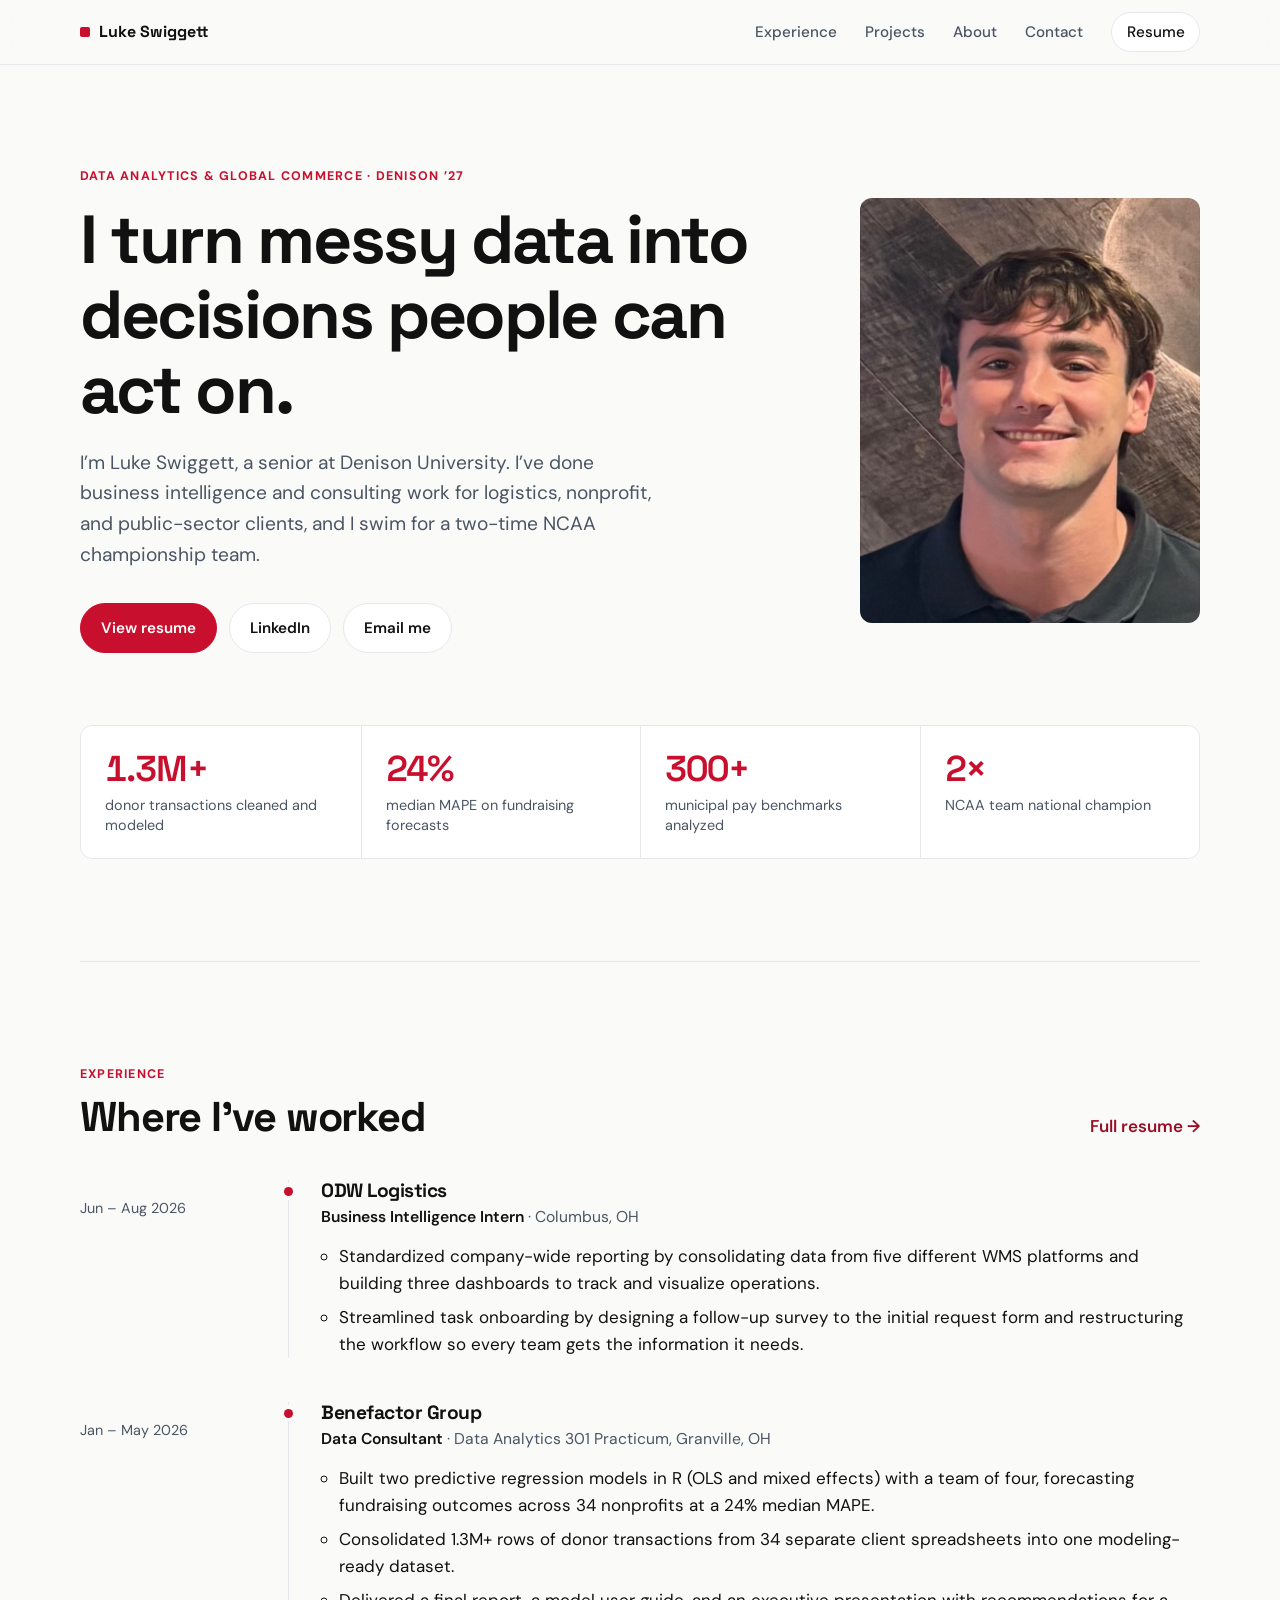
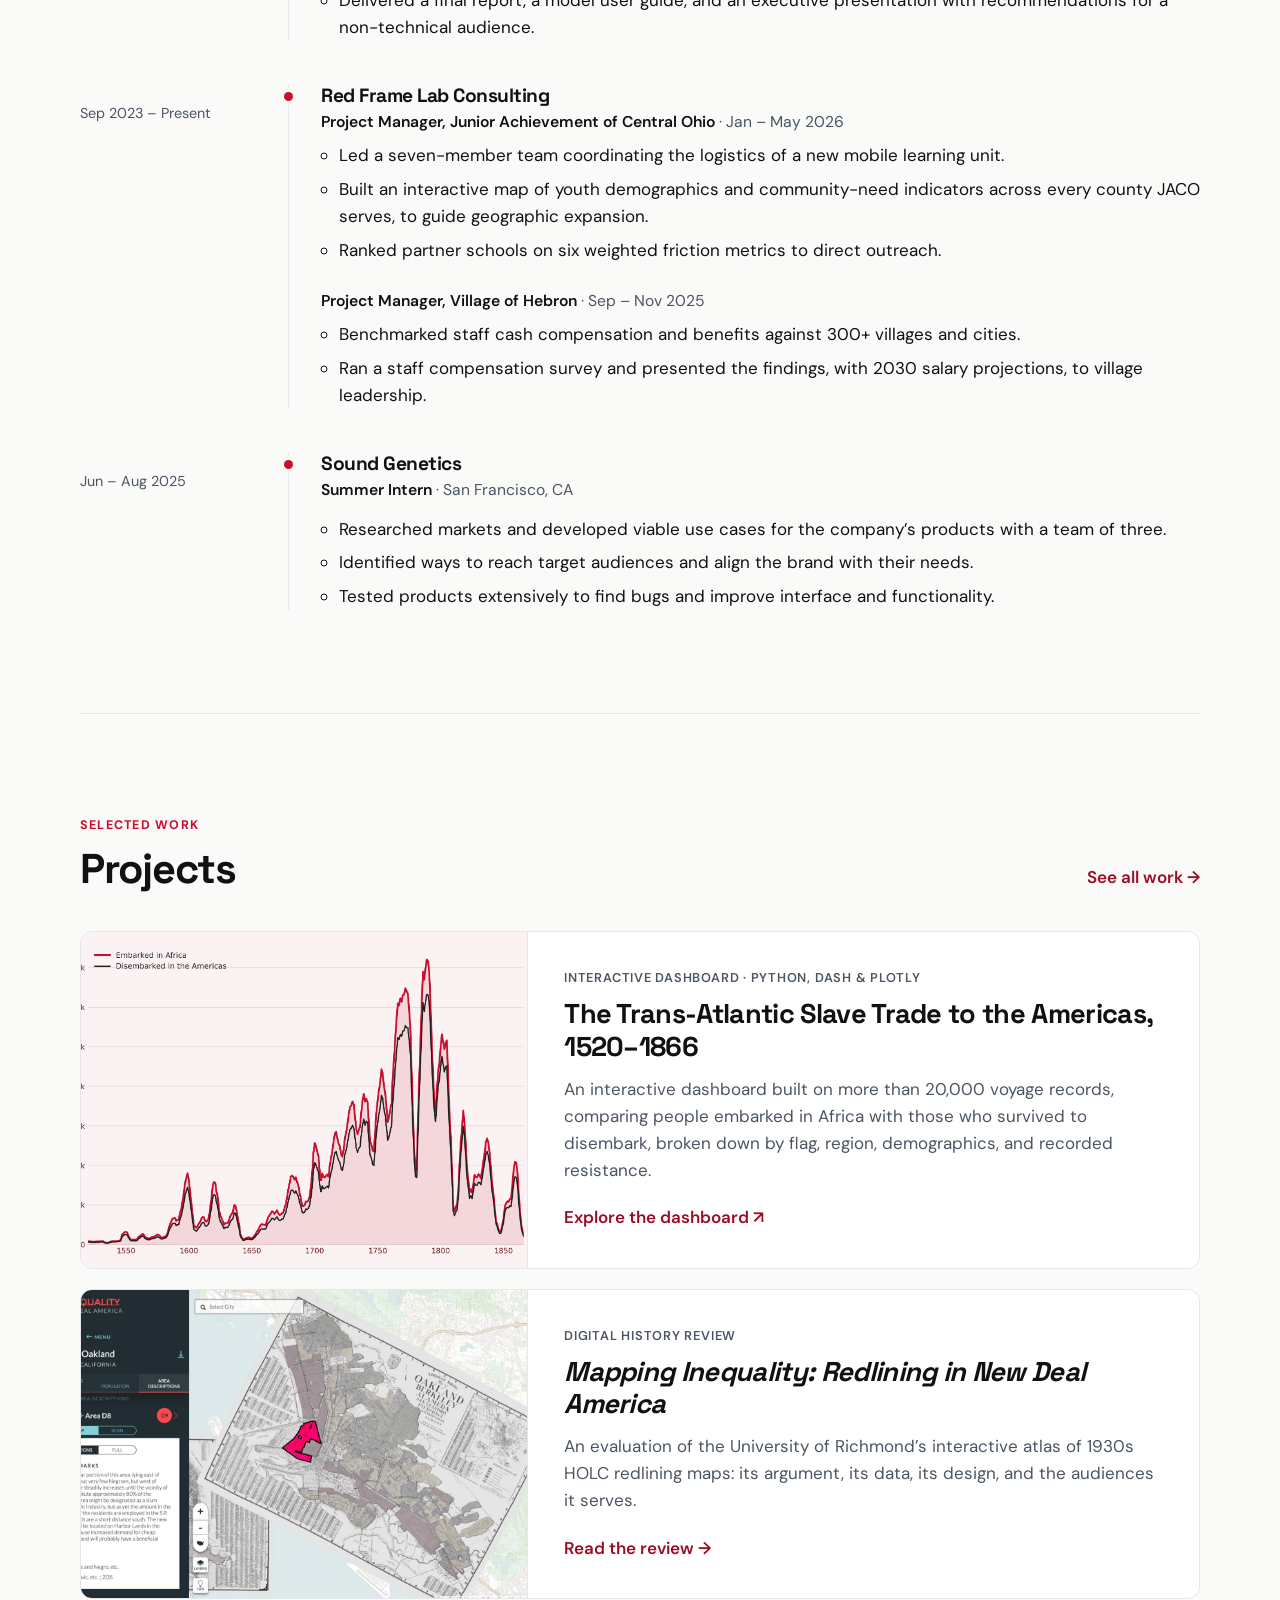
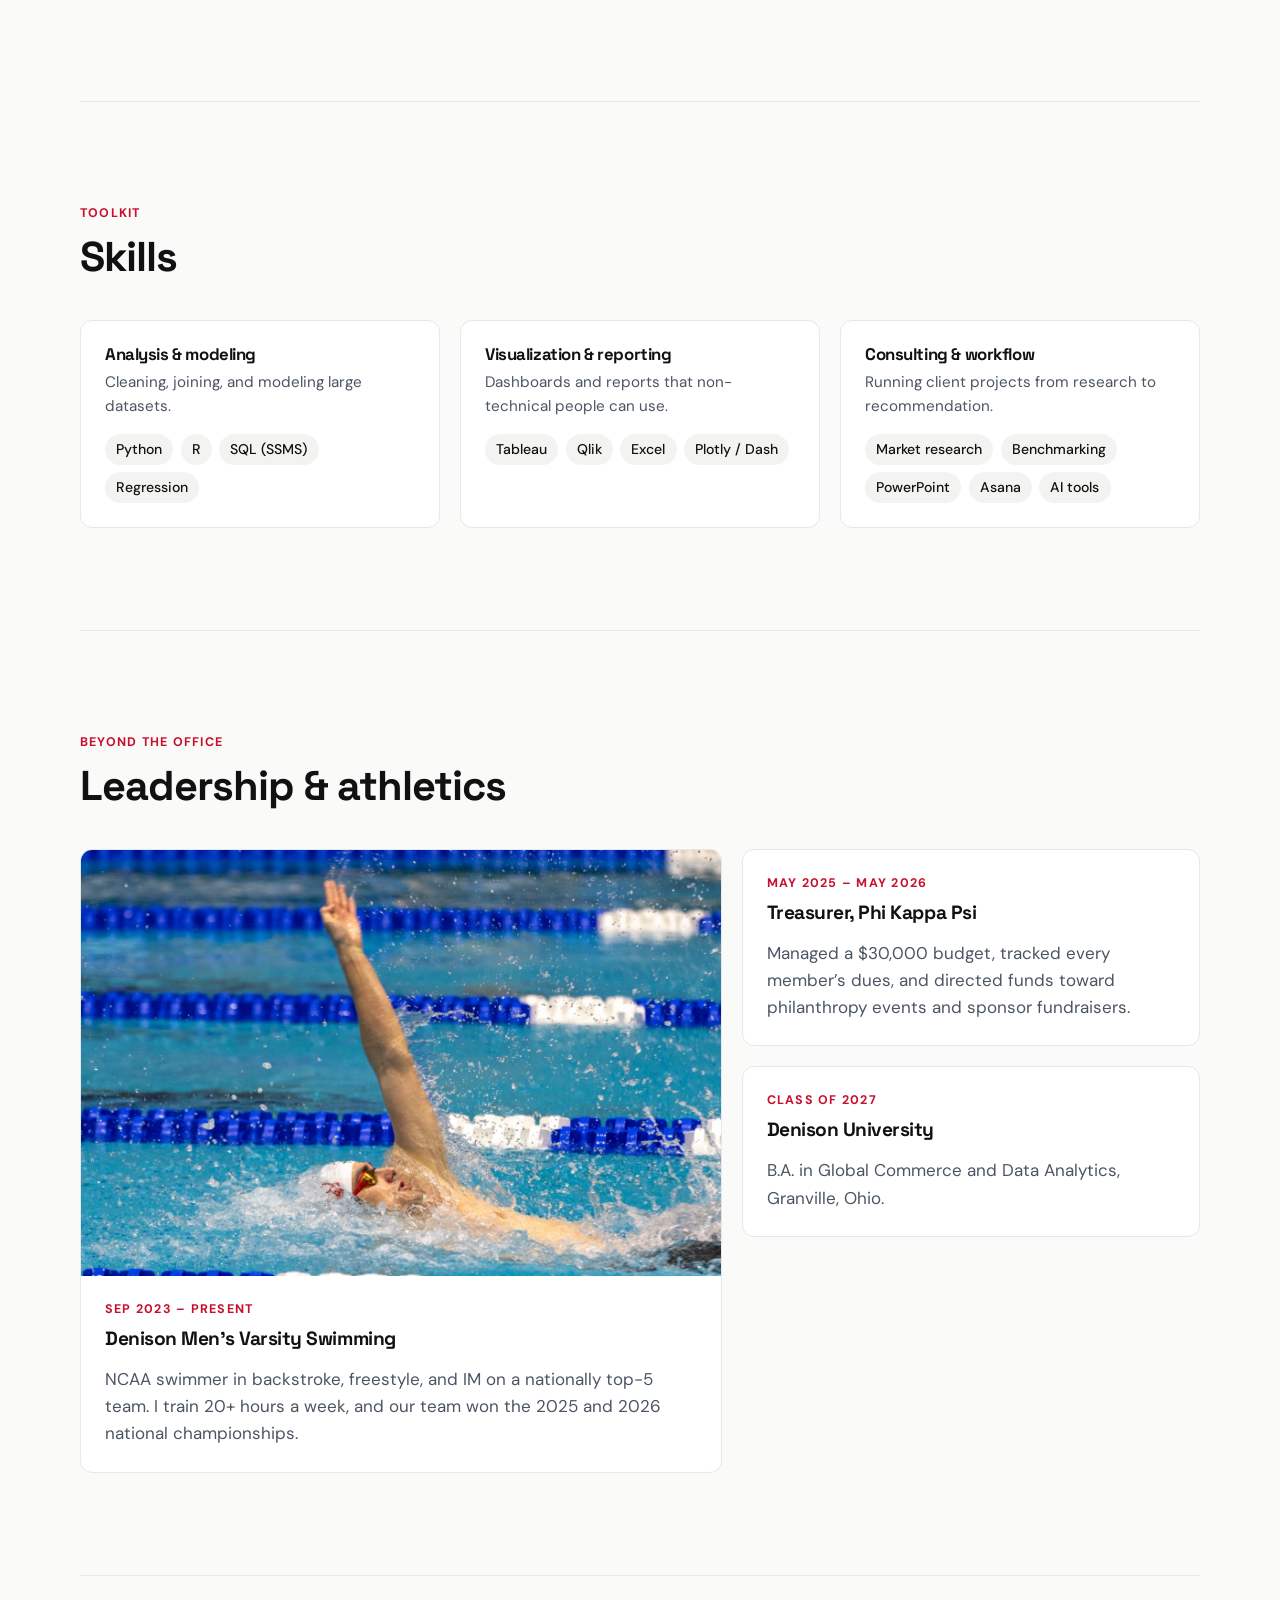
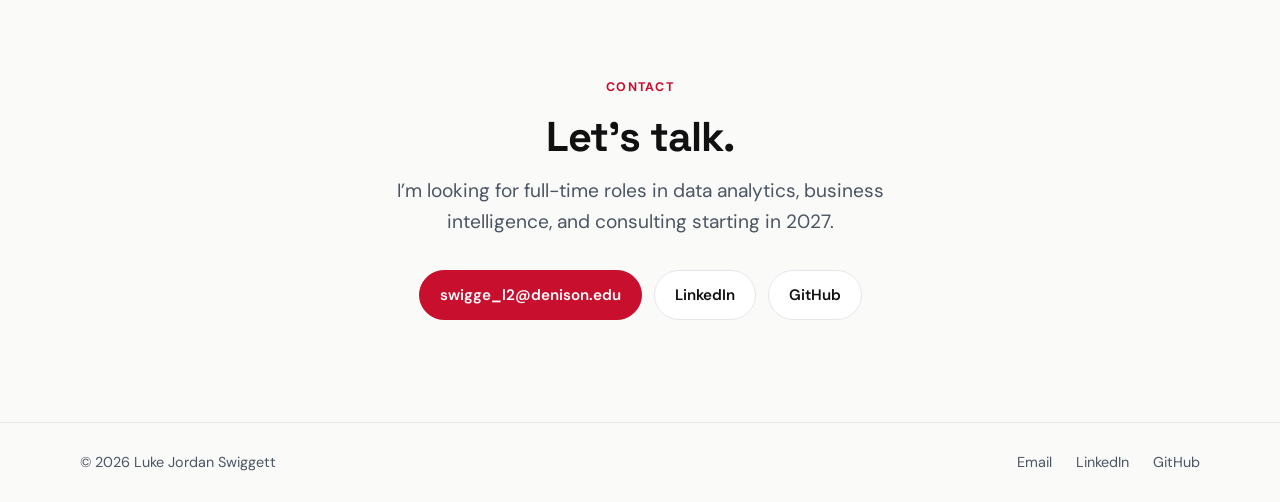
<file: index.html>
<!DOCTYPE html>
<html lang="en">
<head>
	<meta charset="UTF-8">
	<meta name="viewport" content="width=device-width, initial-scale=1.0">
	<title>Luke Jordan Swiggett | Data Analytics &amp; Global Commerce</title>
	<meta name="description" content="Luke Swiggett is a Denison University senior in Data Analytics and Global Commerce with business intelligence and consulting experience.">
	<meta property="og:title" content="Luke Jordan Swiggett">
	<meta property="og:description" content="Data Analytics &amp; Global Commerce at Denison University. Business intelligence, consulting, and predictive modeling.">
	<meta property="og:type" content="website">
	<meta property="og:image" content="https://lswiggett.github.io/assets/images/web/profile.jpg">
	<link rel="icon" href="assets/favicon.svg" type="image/svg+xml">
	<link rel="stylesheet" href="style.css">
</head>
<body>
	<header class="site-header">
		<div class="container nav-wrapper">
			<a class="site-title" href="index.html">Luke Swiggett</a>
			<nav class="site-nav" aria-label="Main navigation">
				<a class="nav-hide-sm" href="#experience">Experience</a>
				<a href="portfolio.html">Projects</a>
				<a class="nav-hide-sm" href="#about">About</a>
				<a href="#contact">Contact</a>
				<a class="nav-resume" href="assets/resume.pdf">Resume</a>
			</nav>
		</div>
	</header>

	<main class="container">
		<section class="hero" aria-labelledby="intro-heading">
			<div>
				<p class="eyebrow">Data Analytics &amp; Global Commerce · Denison ’27</p>
				<h1 id="intro-heading">I turn messy data into decisions people can act on.</h1>
				<p class="lead">I’m Luke Swiggett, a senior at Denison University. I’ve done business intelligence and consulting work for logistics, nonprofit, and public-sector clients, and I swim for a two-time NCAA championship team.</p>
				<div class="actions">
					<a class="button button-primary" href="assets/resume.pdf">View resume</a>
					<a class="button" href="https://www.linkedin.com/in/lukeswiggett" target="_blank" rel="noopener">LinkedIn</a>
					<a class="button" href="mailto:swigge_l2@denison.edu">Email me</a>
				</div>
			</div>
			<figure class="hero-photo">
				<img src="assets/images/web/profile.jpg" alt="Portrait of Luke Swiggett" width="689" height="900">
			</figure>
		</section>

		<ul class="stats" aria-label="Highlights">
			<li><span class="stat-value">1.3M+</span><span class="stat-label">donor transactions cleaned and modeled</span></li>
			<li><span class="stat-value">24%</span><span class="stat-label">median MAPE on fundraising forecasts</span></li>
			<li><span class="stat-value">300+</span><span class="stat-label">municipal pay benchmarks analyzed</span></li>
			<li><span class="stat-value">2×</span><span class="stat-label">NCAA team national champion</span></li>
		</ul>

		<section id="experience" class="section" aria-labelledby="experience-heading">
			<div class="section-head">
				<div>
					<p class="eyebrow">Experience</p>
					<h2 id="experience-heading">Where I’ve worked</h2>
				</div>
				<a class="text-link" href="assets/resume.pdf">Full resume →</a>
			</div>

			<ol class="timeline">
				<li>
					<p class="timeline-date">Jun – Aug 2026</p>
					<div class="timeline-body">
						<h3 class="timeline-org">ODW Logistics</h3>
						<p class="timeline-role"><strong>Business Intelligence Intern</strong> · Columbus, OH</p>
						<ul>
							<li>Standardized company-wide reporting by consolidating data from five different WMS platforms and building three dashboards to track and visualize operations.</li>
							<li>Streamlined task onboarding by designing a follow-up survey to the initial request form and restructuring the workflow so every team gets the information it needs.</li>
						</ul>
					</div>
				</li>
				<li>
					<p class="timeline-date">Jan – May 2026</p>
					<div class="timeline-body">
						<h3 class="timeline-org">Benefactor Group</h3>
						<p class="timeline-role"><strong>Data Consultant</strong> · Data Analytics 301 Practicum, Granville, OH</p>
						<ul>
							<li>Built two predictive regression models in R (OLS and mixed effects) with a team of four, forecasting fundraising outcomes across 34 nonprofits at a 24% median MAPE.</li>
							<li>Consolidated 1.3M+ rows of donor transactions from 34 separate client spreadsheets into one modeling-ready dataset.</li>
							<li>Delivered a final report, a model user guide, and an executive presentation with recommendations for a non-technical audience.</li>
						</ul>
					</div>
				</li>
				<li>
					<p class="timeline-date">Sep 2023 – Present</p>
					<div class="timeline-body">
						<h3 class="timeline-org">Red Frame Lab Consulting</h3>
						<div class="timeline-sub">
							<p class="timeline-role"><strong>Project Manager, Junior Achievement of Central Ohio</strong> · Jan – May 2026</p>
							<ul>
								<li>Led a seven-member team coordinating the logistics of a new mobile learning unit.</li>
								<li>Built an interactive map of youth demographics and community-need indicators across every county JACO serves, to guide geographic expansion.</li>
								<li>Ranked partner schools on six weighted friction metrics to direct outreach.</li>
							</ul>
						</div>
						<div class="timeline-sub">
							<p class="timeline-role"><strong>Project Manager, Village of Hebron</strong> · Sep – Nov 2025</p>
							<ul>
								<li>Benchmarked staff cash compensation and benefits against 300+ villages and cities.</li>
								<li>Ran a staff compensation survey and presented the findings, with 2030 salary projections, to village leadership.</li>
							</ul>
						</div>
					</div>
				</li>
				<li>
					<p class="timeline-date">Jun – Aug 2025</p>
					<div class="timeline-body">
						<h3 class="timeline-org">Sound Genetics</h3>
						<p class="timeline-role"><strong>Summer Intern</strong> · San Francisco, CA</p>
						<ul>
							<li>Researched markets and developed viable use cases for the company’s products with a team of three.</li>
							<li>Identified ways to reach target audiences and align the brand with their needs.</li>
							<li>Tested products extensively to find bugs and improve interface and functionality.</li>
						</ul>
					</div>
				</li>
			</ol>
		</section>

		<section id="projects" class="section" aria-labelledby="projects-heading">
			<div class="section-head">
				<div>
					<p class="eyebrow">Selected work</p>
					<h2 id="projects-heading">Projects</h2>
				</div>
				<a class="text-link" href="portfolio.html">See all work →</a>
			</div>

			<ul class="project-list">
				<li>
					<a class="project-card" href="https://slave-trade-voyages-analysis.onrender.com/" target="_blank" rel="noopener">
						<div class="project-thumb">
							<img src="assets/portfolio/slave-trade-dashboard.png" alt="" loading="lazy">
						</div>
						<div class="project-body">
							<p class="project-meta">Interactive dashboard · Python, Dash &amp; Plotly</p>
							<h3 class="project-title">The Trans-Atlantic Slave Trade to the Americas, 1520–1866</h3>
							<p class="project-summary">An interactive dashboard built on more than 20,000 voyage records, comparing people embarked in Africa with those who survived to disembark, broken down by flag, region, demographics, and recorded resistance.</p>
							<span class="project-cta">Explore the dashboard <span aria-hidden="true">↗</span></span>
						</div>
					</a>
				</li>
				<li>
					<a class="project-card" href="reviews/mapping-inequality/index.html">
						<div class="project-thumb">
							<img src="reviews/mapping-inequality/images/figure2b.jpg" alt="" loading="lazy">
						</div>
						<div class="project-body">
							<p class="project-meta">Digital history review</p>
							<h3 class="project-title"><em>Mapping Inequality: Redlining in New Deal America</em></h3>
							<p class="project-summary">An evaluation of the University of Richmond’s interactive atlas of 1930s HOLC redlining maps: its argument, its data, its design, and the audiences it serves.</p>
							<span class="project-cta">Read the review <span aria-hidden="true">→</span></span>
						</div>
					</a>
				</li>
			</ul>
		</section>

		<section id="skills" class="section" aria-labelledby="skills-heading">
			<div class="section-head">
				<div>
					<p class="eyebrow">Toolkit</p>
					<h2 id="skills-heading">Skills</h2>
				</div>
			</div>

			<div class="skill-groups">
				<div class="skill-group">
					<h3>Analysis &amp; modeling</h3>
					<p>Cleaning, joining, and modeling large datasets.</p>
					<ul class="tags">
						<li>Python</li>
						<li>R</li>
						<li>SQL (SSMS)</li>
						<li>Regression</li>
					</ul>
				</div>
				<div class="skill-group">
					<h3>Visualization &amp; reporting</h3>
					<p>Dashboards and reports that non-technical people can use.</p>
					<ul class="tags">
						<li>Tableau</li>
						<li>Qlik</li>
						<li>Excel</li>
						<li>Plotly / Dash</li>
					</ul>
				</div>
				<div class="skill-group">
					<h3>Consulting &amp; workflow</h3>
					<p>Running client projects from research to recommendation.</p>
					<ul class="tags">
						<li>Market research</li>
						<li>Benchmarking</li>
						<li>PowerPoint</li>
						<li>Asana</li>
						<li>AI tools</li>
					</ul>
				</div>
			</div>
		</section>

		<section id="about" class="section" aria-labelledby="about-heading">
			<div class="section-head">
				<div>
					<p class="eyebrow">Beyond the office</p>
					<h2 id="about-heading">Leadership &amp; athletics</h2>
				</div>
			</div>

			<div class="about-grid">
				<article class="about-card">
					<img src="assets/images/web/swim-1.jpg" alt="Luke Swiggett racing for Denison" width="1400" height="933" loading="lazy">
					<div class="about-card-body">
						<p class="eyebrow">Sep 2023 – Present</p>
						<h3>Denison Men’s Varsity Swimming</h3>
						<p>NCAA swimmer in backstroke, freestyle, and IM on a nationally top-5 team. I train 20+ hours a week, and our team won the 2025 and 2026 national championships.</p>
					</div>
				</article>
				<div class="about-side">
					<article class="about-card">
						<div class="about-card-body">
							<p class="eyebrow">May 2025 – May 2026</p>
							<h3>Treasurer, Phi Kappa Psi</h3>
							<p>Managed a $30,000 budget, tracked every member’s dues, and directed funds toward philanthropy events and sponsor fundraisers.</p>
						</div>
					</article>
					<article class="about-card">
						<div class="about-card-body">
							<p class="eyebrow">Class of 2027</p>
							<h3>Denison University</h3>
							<p>B.A. in Global Commerce and Data Analytics, Granville, Ohio.</p>
						</div>
					</article>
				</div>
			</div>
		</section>

		<section id="contact" class="section contact" aria-labelledby="contact-heading">
			<p class="eyebrow">Contact</p>
			<h2 id="contact-heading">Let’s talk.</h2>
			<p class="lead">I’m looking for full-time roles in data analytics, business intelligence, and consulting starting in 2027.</p>
			<div class="actions">
				<a class="button button-primary" href="mailto:swigge_l2@denison.edu">swigge_l2@denison.edu</a>
				<a class="button" href="https://www.linkedin.com/in/lukeswiggett" target="_blank" rel="noopener">LinkedIn</a>
				<a class="button" href="https://github.com/lswiggett" target="_blank" rel="noopener">GitHub</a>
			</div>
		</section>
	</main>

	<footer class="site-footer">
		<div class="container footer-inner">
			<p>&copy; 2026 Luke Jordan Swiggett</p>
			<div class="footer-links">
				<a href="mailto:swigge_l2@denison.edu">Email</a>
				<a href="https://www.linkedin.com/in/lukeswiggett" target="_blank" rel="noopener">LinkedIn</a>
				<a href="https://github.com/lswiggett" target="_blank" rel="noopener">GitHub</a>
			</div>
		</div>
	</footer>
</body>
</html>
</file>
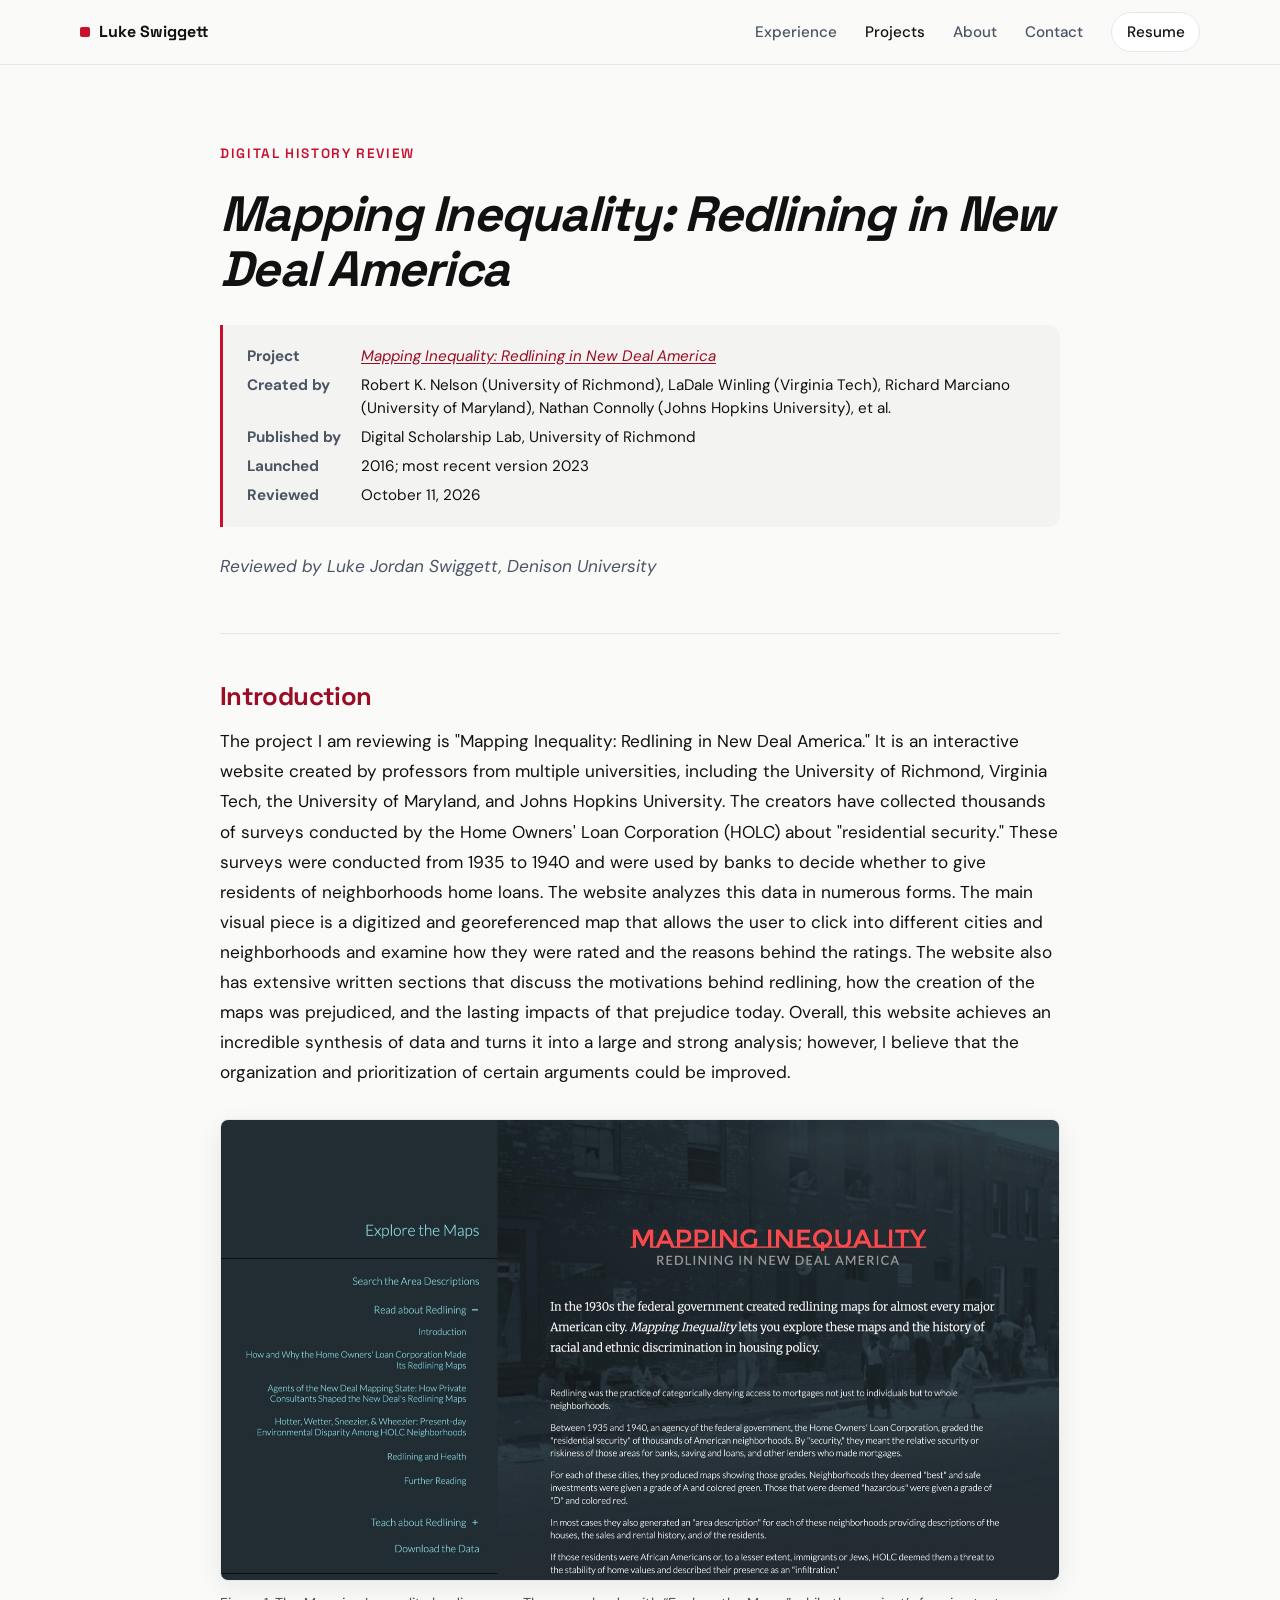
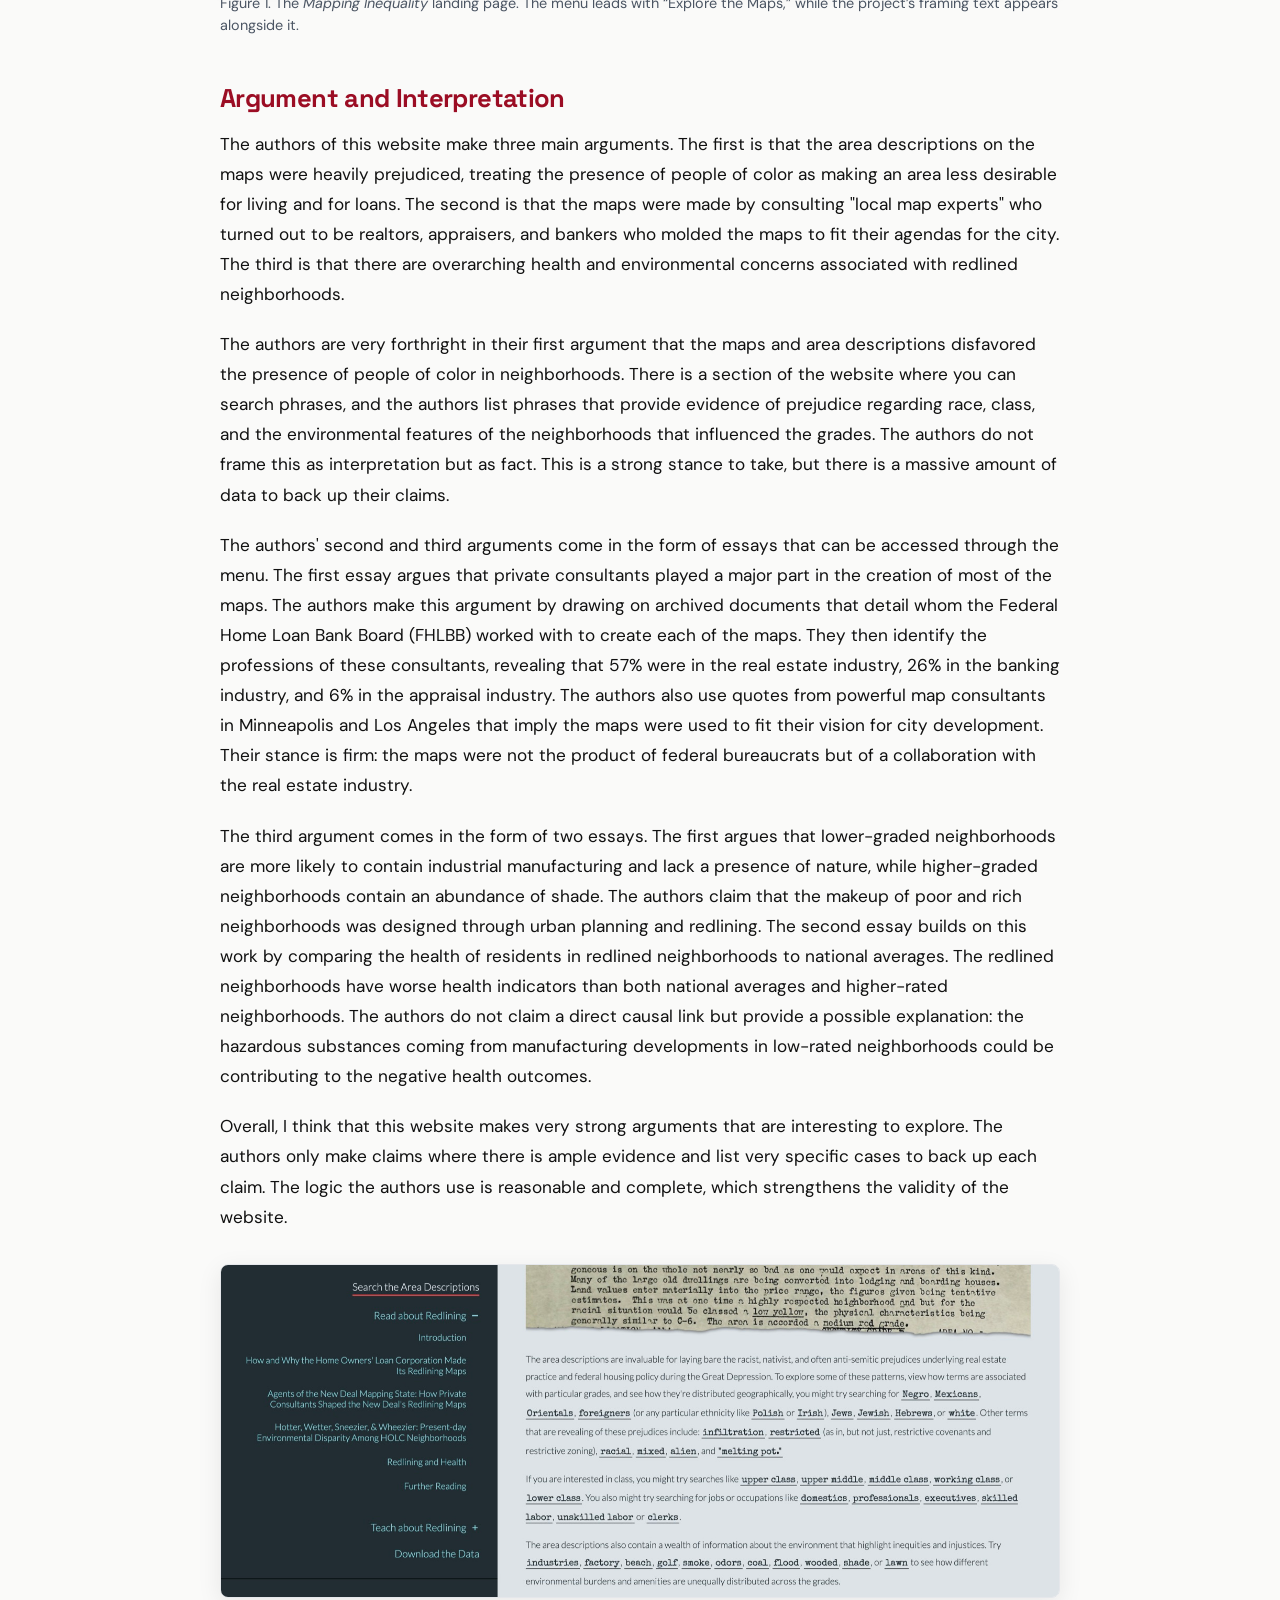
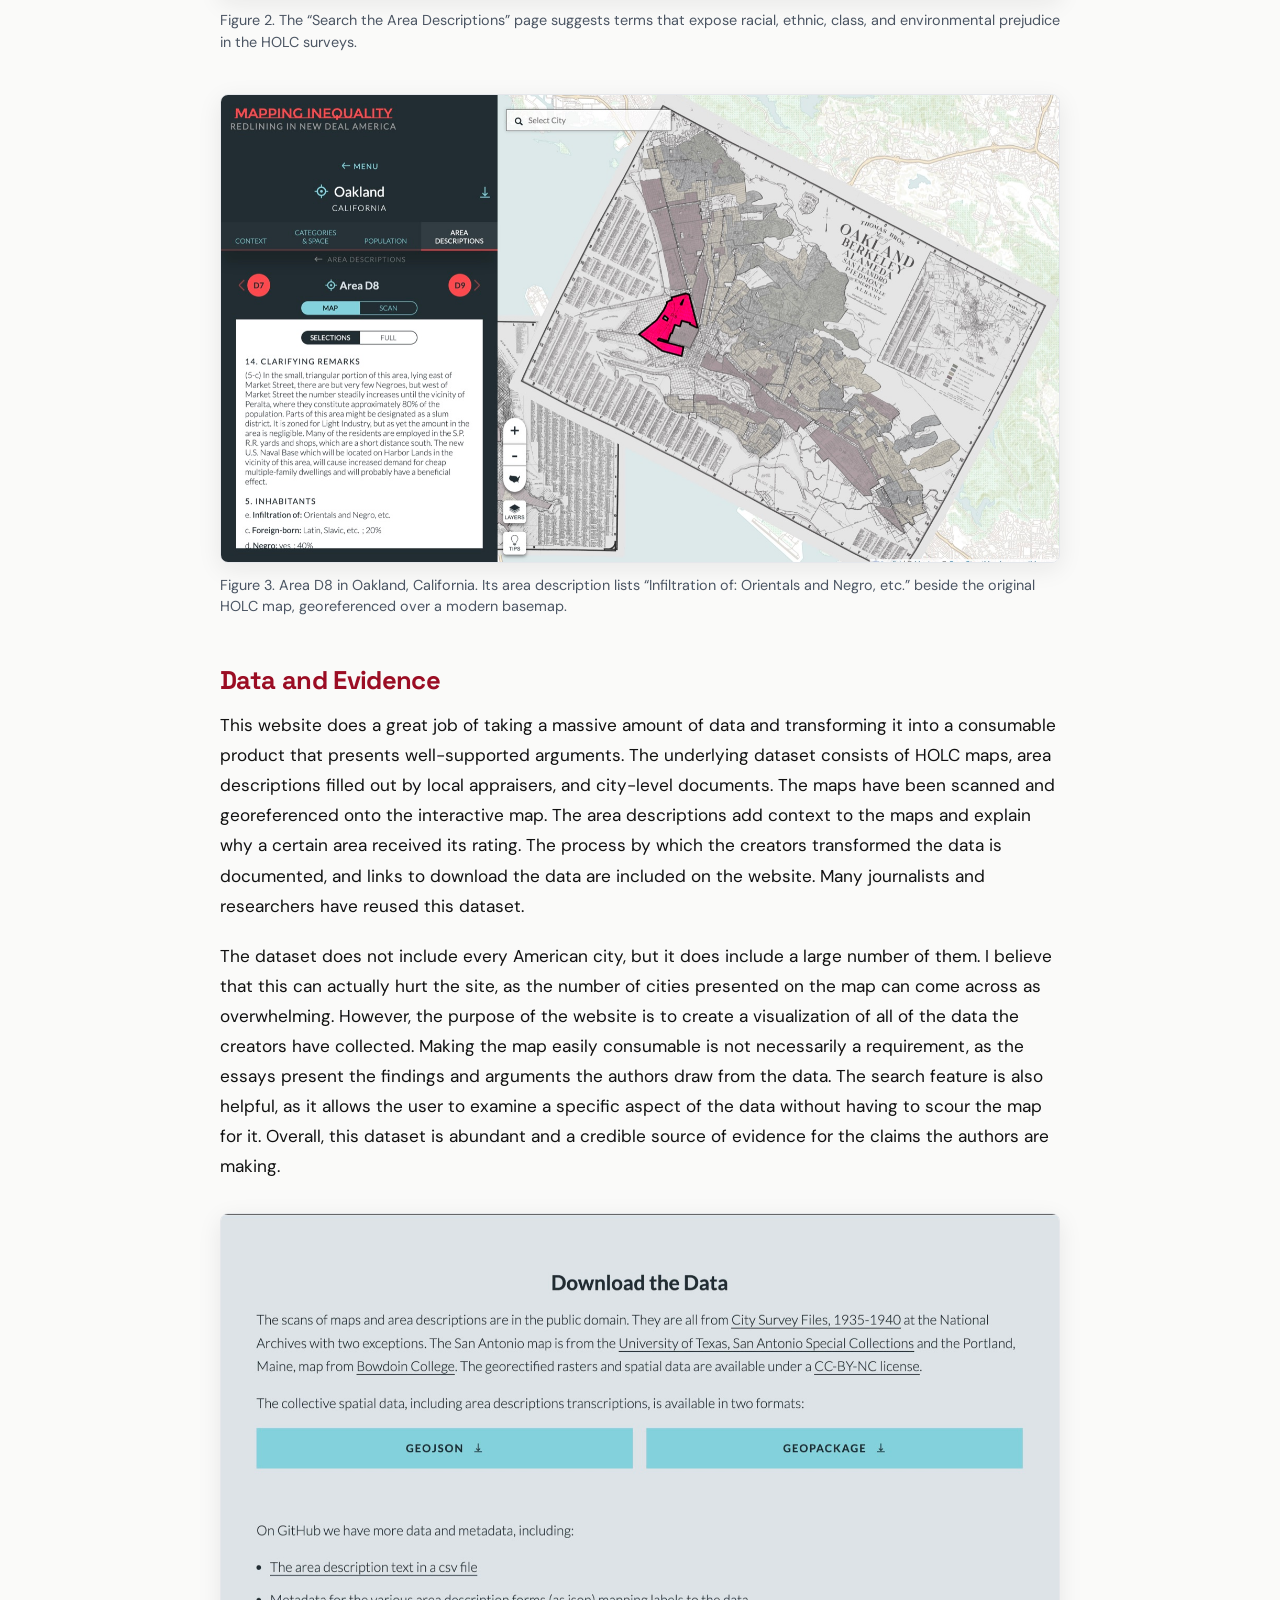
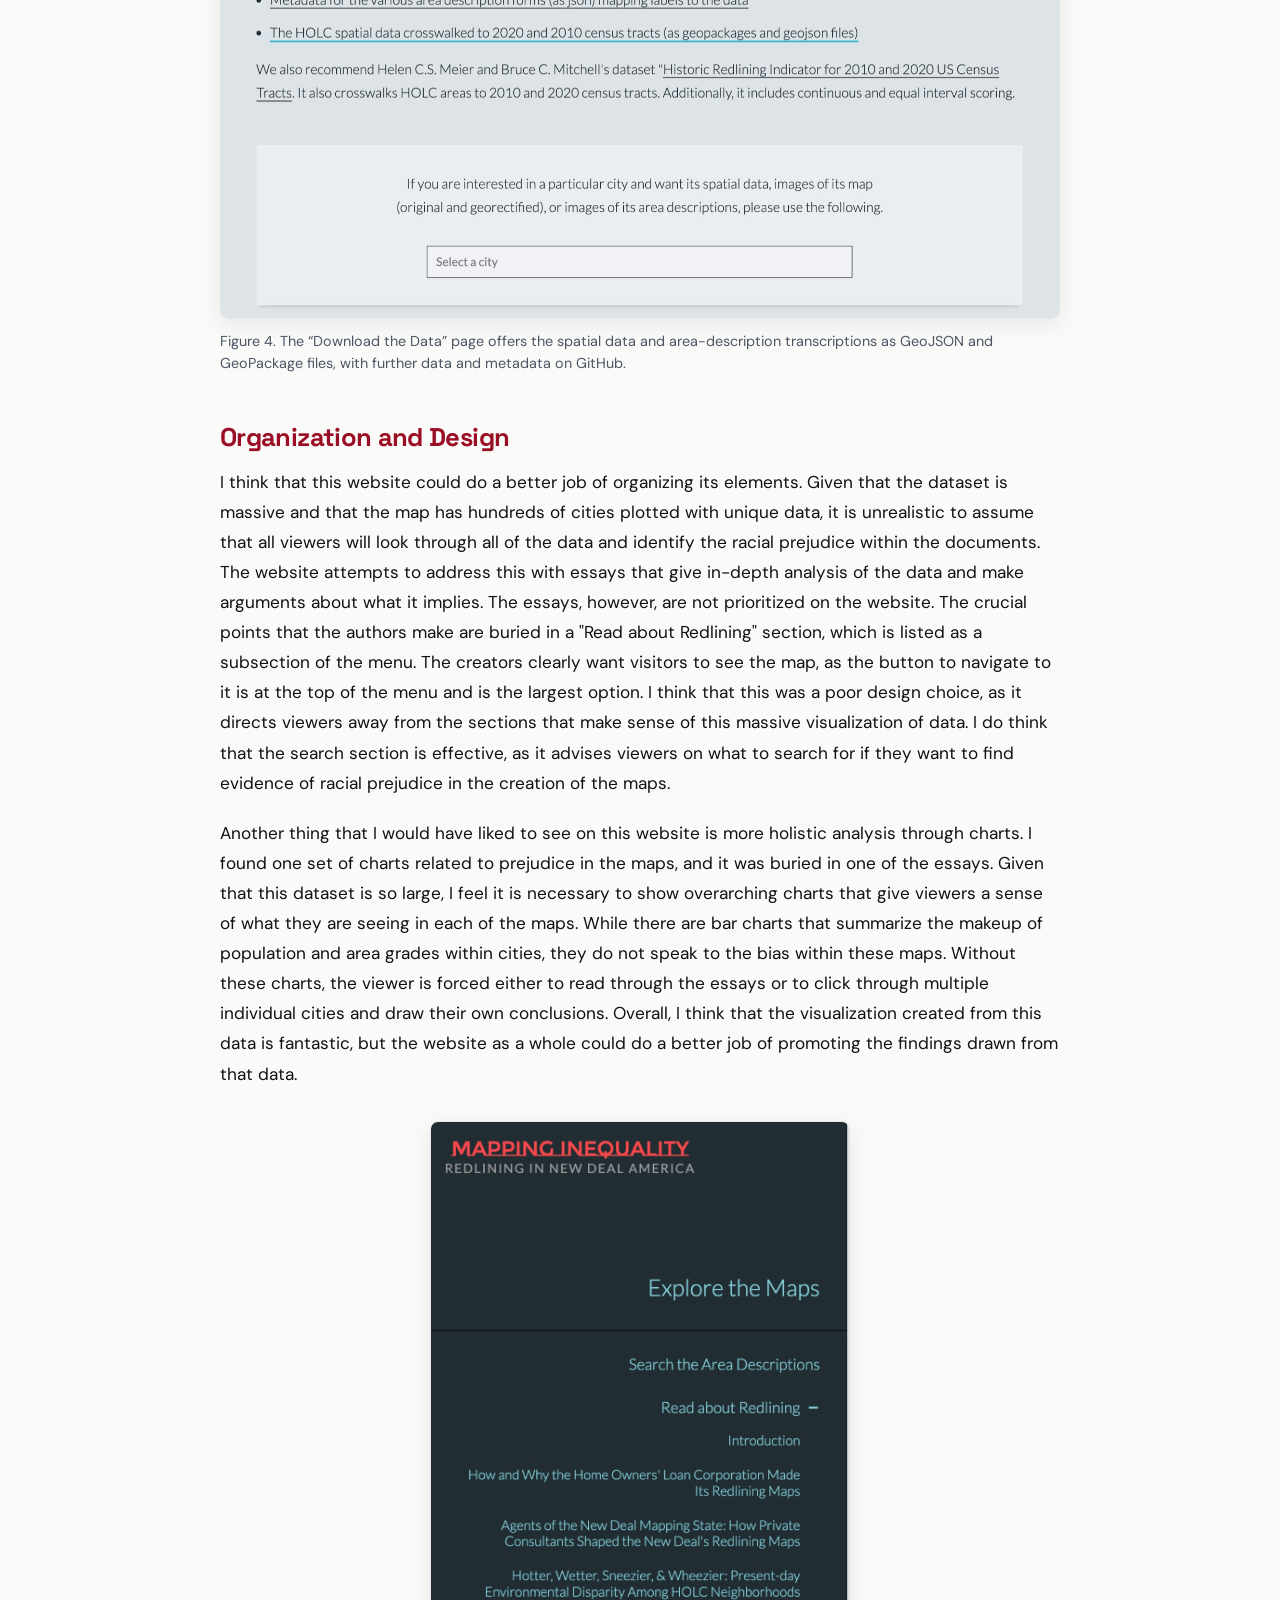
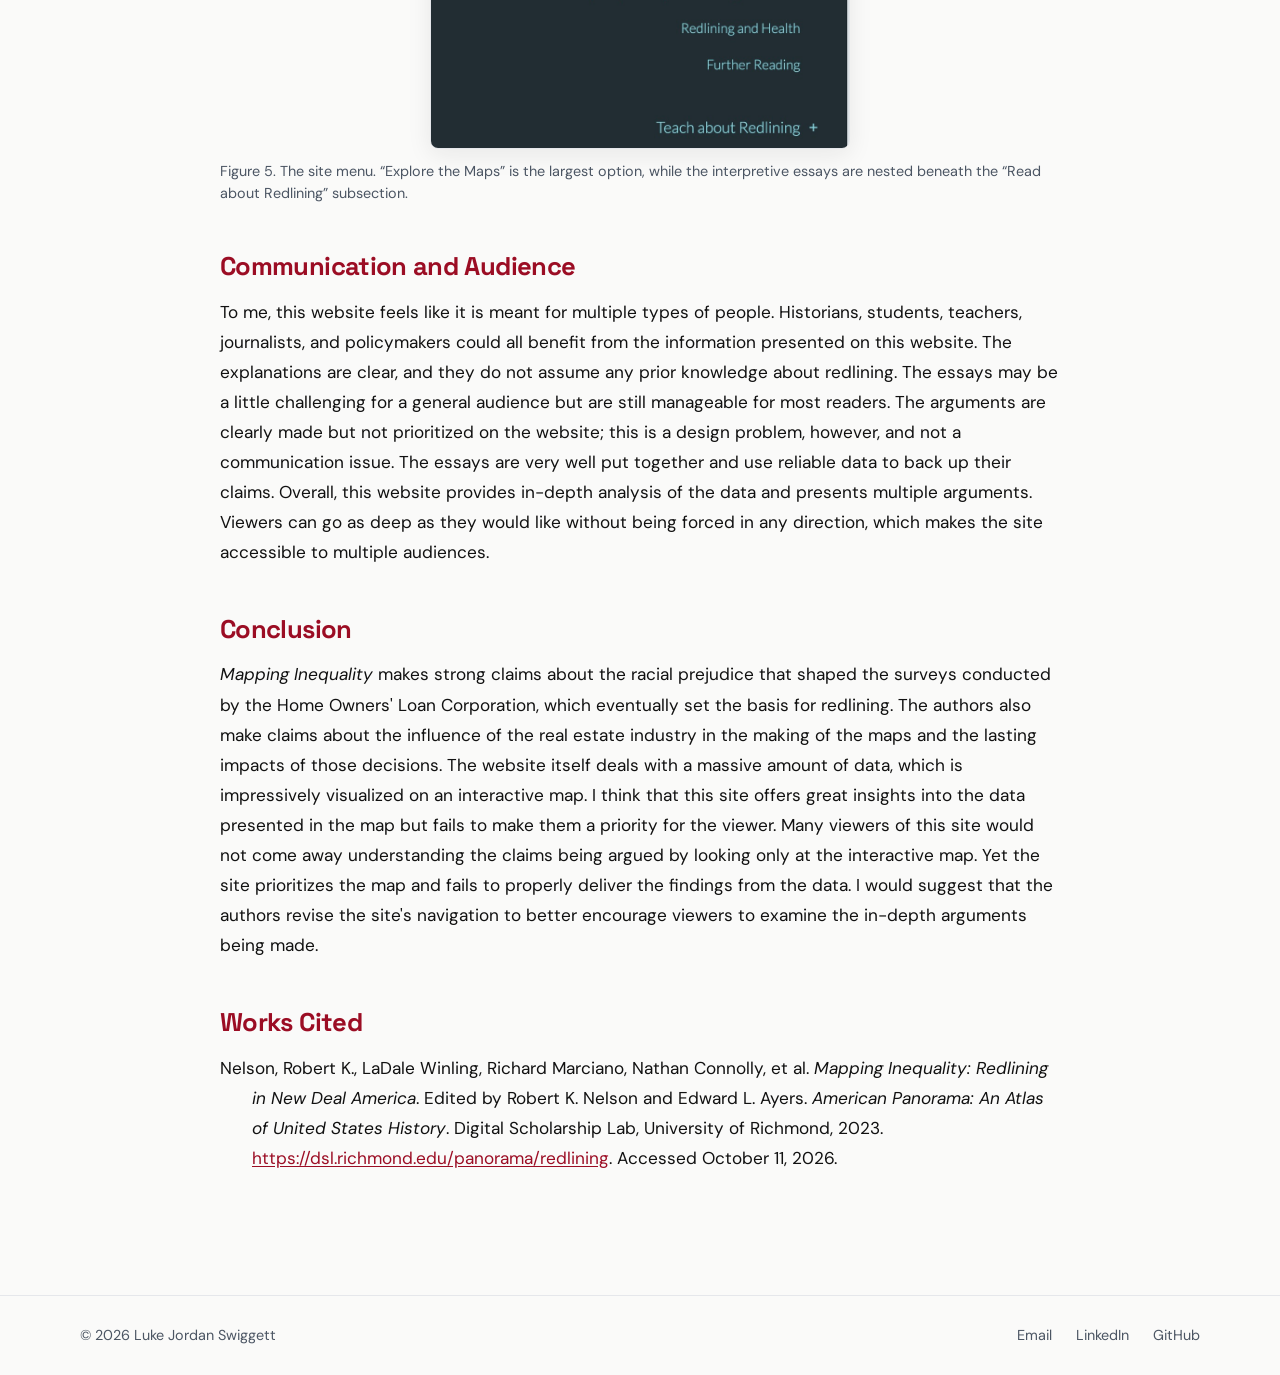
<file: reviews/mapping-inequality/index.html>
<!DOCTYPE html>
<html lang="en">
<head>
	<meta charset="UTF-8">
	<meta name="viewport" content="width=device-width, initial-scale=1.0">
	<title>Review: Mapping Inequality: Redlining in New Deal America | Luke Jordan Swiggett</title>
	<meta name="description" content="Luke Swiggett reviews Mapping Inequality: Redlining in New Deal America, evaluating its argument, data, design, and audience.">
	<meta property="og:title" content="Review: Mapping Inequality: Redlining in New Deal America">
	<meta property="og:description" content="Luke Swiggett reviews Mapping Inequality: Redlining in New Deal America, evaluating its argument, data, design, and audience.">
	<meta property="og:type" content="article">
	<meta property="og:image" content="https://lswiggett.github.io/reviews/mapping-inequality/images/figure1.jpg">
	<link rel="icon" href="../../assets/favicon.svg" type="image/svg+xml">
	<link rel="stylesheet" href="../../style.css">
	<link rel="stylesheet" href="../../reviews/review.css">
</head>
<body>
	<header class="site-header">
		<div class="container nav-wrapper">
			<a class="site-title" href="../../index.html">Luke Swiggett</a>
			<nav class="site-nav" aria-label="Main navigation">
				<a class="nav-hide-sm" href="../../index.html#experience">Experience</a>
				<a href="../../portfolio.html" aria-current="page">Projects</a>
				<a class="nav-hide-sm" href="../../index.html#about">About</a>
				<a href="../../index.html#contact">Contact</a>
				<a class="nav-resume" href="../../assets/resume.pdf">Resume</a>
			</nav>
		</div>
	</header>

	<main class="container page-content review">
		<article>
<div class="cell border-box-sizing text_cell rendered" id="cell-id=5ab0dd48"><div class="inner_cell">
<div class="text_cell_render border-box-sizing rendered_html">
<header class="review-header">
<p class="review-kicker">Digital History Review</p>
<h1><em>Mapping Inequality: Redlining in New Deal America</em></h1>
<dl class="review-meta">
<dt>Project</dt><dd><a href="https://dsl.richmond.edu/panorama/redlining"><em>Mapping Inequality: Redlining in New Deal America</em></a></dd>
<dt>Created by</dt><dd>Robert K. Nelson (University of Richmond), LaDale Winling (Virginia Tech), Richard Marciano (University of Maryland), Nathan Connolly (Johns Hopkins University), et al.</dd>
<dt>Published by</dt><dd>Digital Scholarship Lab, University of Richmond</dd>
<dt>Launched</dt><dd>2016; most recent version 2023</dd>
<dt>Reviewed</dt><dd>October 11, 2026</dd>
</dl>
<p class="review-byline">Reviewed by Luke Jordan Swiggett, Denison University</p>
</header>
</div>
</div>
</div>
<div class="cell border-box-sizing text_cell rendered" id="cell-id=3be84bba"><div class="inner_cell">
<div class="text_cell_render border-box-sizing rendered_html">
<h2 id="Introduction">Introduction<a class="anchor-link" href="#Introduction">¶</a></h2>
</div>
</div>
</div>
<div class="cell border-box-sizing text_cell rendered" id="cell-id=8a82926d"><div class="inner_cell">
<div class="text_cell_render border-box-sizing rendered_html">
<p>The project I am reviewing is "Mapping Inequality: Redlining in New Deal America." It is an interactive website created by professors from multiple universities, including the University of Richmond, Virginia Tech, the University of Maryland, and Johns Hopkins University. The creators have collected thousands of surveys conducted by the Home Owners' Loan Corporation (HOLC) about "residential security." These surveys were conducted from 1935 to 1940 and were used by banks to decide whether to give residents of neighborhoods home loans. The website analyzes this data in numerous forms. The main visual piece is a digitized and georeferenced map that allows the user to click into different cities and neighborhoods and examine how they were rated and the reasons behind the ratings. The website also has extensive written sections that discuss the motivations behind redlining, how the creation of the maps was prejudiced, and the lasting impacts of that prejudice today. Overall, this website achieves an incredible synthesis of data and turns it into a large and strong analysis; however, I believe that the organization and prioritization of certain arguments could be improved.</p>
</div>
</div>
</div>
<div class="cell border-box-sizing text_cell rendered" id="cell-id=9736f7db"><div class="inner_cell">
<div class="text_cell_render border-box-sizing rendered_html">
<figure>
<img alt="Mapping Inequality landing page with menu and introductory text" src="images/figure1.jpg"/>
<figcaption>Figure 1. The <em>Mapping Inequality</em> landing page. The menu leads with “Explore the Maps,” while the project’s framing text appears alongside it.</figcaption>
</figure>
</div>
</div>
</div>
<div class="cell border-box-sizing text_cell rendered" id="cell-id=543e6fd7"><div class="inner_cell">
<div class="text_cell_render border-box-sizing rendered_html">
<h2 id="Argument-and-Interpretation">Argument and Interpretation<a class="anchor-link" href="#Argument-and-Interpretation">¶</a></h2>
</div>
</div>
</div>
<div class="cell border-box-sizing text_cell rendered" id="cell-id=d684eec3"><div class="inner_cell">
<div class="text_cell_render border-box-sizing rendered_html">
<p>The authors of this website make three main arguments. The first is that the area descriptions on the maps were heavily prejudiced, treating the presence of people of color as making an area less desirable for living and for loans. The second is that the maps were made by consulting "local map experts" who turned out to be realtors, appraisers, and bankers who molded the maps to fit their agendas for the city. The third is that there are overarching health and environmental concerns associated with redlined neighborhoods.</p>
<p>The authors are very forthright in their first argument that the maps and area descriptions disfavored the presence of people of color in neighborhoods. There is a section of the website where you can search phrases, and the authors list phrases that provide evidence of prejudice regarding race, class, and the environmental features of the neighborhoods that influenced the grades. The authors do not frame this as interpretation but as fact. This is a strong stance to take, but there is a massive amount of data to back up their claims.</p>
<p>The authors' second and third arguments come in the form of essays that can be accessed through the menu. The first essay argues that private consultants played a major part in the creation of most of the maps. The authors make this argument by drawing on archived documents that detail whom the Federal Home Loan Bank Board (FHLBB) worked with to create each of the maps. They then identify the professions of these consultants, revealing that 57% were in the real estate industry, 26% in the banking industry, and 6% in the appraisal industry. The authors also use quotes from powerful map consultants in Minneapolis and Los Angeles that imply the maps were used to fit their vision for city development. Their stance is firm: the maps were not the product of federal bureaucrats but of a collaboration with the real estate industry.</p>
<p>The third argument comes in the form of two essays. The first argues that lower-graded neighborhoods are more likely to contain industrial manufacturing and lack a presence of nature, while higher-graded neighborhoods contain an abundance of shade. The authors claim that the makeup of poor and rich neighborhoods was designed through urban planning and redlining. The second essay builds on this work by comparing the health of residents in redlined neighborhoods to national averages. The redlined neighborhoods have worse health indicators than both national averages and higher-rated neighborhoods. The authors do not claim a direct causal link but provide a possible explanation: the hazardous substances coming from manufacturing developments in low-rated neighborhoods could be contributing to the negative health outcomes.</p>
<p>Overall, I think that this website makes very strong arguments that are interesting to explore. The authors only make claims where there is ample evidence and list very specific cases to back up each claim. The logic the authors use is reasonable and complete, which strengthens the validity of the website.</p>
</div>
</div>
</div>
<div class="cell border-box-sizing text_cell rendered" id="cell-id=e0ab4467"><div class="inner_cell">
<div class="text_cell_render border-box-sizing rendered_html">
<figure>
<img alt="The Search the Area Descriptions page with suggested search terms" src="images/figure2.jpg"/>
<figcaption>Figure 2. The “Search the Area Descriptions” page suggests terms that expose racial, ethnic, class, and environmental prejudice in the HOLC surveys.</figcaption>
</figure>
</div>
</div>
</div>
<div class="cell border-box-sizing text_cell rendered" id="cell-id=75d2e2aa"><div class="inner_cell">
<div class="text_cell_render border-box-sizing rendered_html">
<figure>
<img alt="Area D8 in Oakland, California, with its area description beside the georeferenced HOLC map" src="images/figure2b.jpg"/>
<figcaption>Figure 3. Area D8 in Oakland, California. Its area description lists “Infiltration of: Orientals and Negro, etc.” beside the original HOLC map, georeferenced over a modern basemap.</figcaption>
</figure>
</div>
</div>
</div>
<div class="cell border-box-sizing text_cell rendered" id="cell-id=18befd27"><div class="inner_cell">
<div class="text_cell_render border-box-sizing rendered_html">
<h2 id="Data-and-Evidence">Data and Evidence<a class="anchor-link" href="#Data-and-Evidence">¶</a></h2>
</div>
</div>
</div>
<div class="cell border-box-sizing text_cell rendered" id="cell-id=7ee33fb6"><div class="inner_cell">
<div class="text_cell_render border-box-sizing rendered_html">
<p>This website does a great job of taking a massive amount of data and transforming it into a consumable product that presents well-supported arguments. The underlying dataset consists of HOLC maps, area descriptions filled out by local appraisers, and city-level documents. The maps have been scanned and georeferenced onto the interactive map. The area descriptions add context to the maps and explain why a certain area received its rating. The process by which the creators transformed the data is documented, and links to download the data are included on the website. Many journalists and researchers have reused this dataset.</p>
<p>The dataset does not include every American city, but it does include a large number of them. I believe that this can actually hurt the site, as the number of cities presented on the map can come across as overwhelming. However, the purpose of the website is to create a visualization of all of the data the creators have collected. Making the map easily consumable is not necessarily a requirement, as the essays present the findings and arguments the authors draw from the data. The search feature is also helpful, as it allows the user to examine a specific aspect of the data without having to scour the map for it. Overall, this dataset is abundant and a credible source of evidence for the claims the authors are making.</p>
</div>
</div>
</div>
<div class="cell border-box-sizing text_cell rendered" id="cell-id=38d69462"><div class="inner_cell">
<div class="text_cell_render border-box-sizing rendered_html">
<figure>
<img alt="The Download the Data page offering GeoJSON and GeoPackage files" src="images/figure3.jpg"/>
<figcaption>Figure 4. The “Download the Data” page offers the spatial data and area-description transcriptions as GeoJSON and GeoPackage files, with further data and metadata on GitHub.</figcaption>
</figure>
</div>
</div>
</div>
<div class="cell border-box-sizing text_cell rendered" id="cell-id=09771cc4"><div class="inner_cell">
<div class="text_cell_render border-box-sizing rendered_html">
<h2 id="Organization-and-Design">Organization and Design<a class="anchor-link" href="#Organization-and-Design">¶</a></h2>
</div>
</div>
</div>
<div class="cell border-box-sizing text_cell rendered" id="cell-id=c98f4466"><div class="inner_cell">
<div class="text_cell_render border-box-sizing rendered_html">
<p>I think that this website could do a better job of organizing its elements. Given that the dataset is massive and that the map has hundreds of cities plotted with unique data, it is unrealistic to assume that all viewers will look through all of the data and identify the racial prejudice within the documents. The website attempts to address this with essays that give in-depth analysis of the data and make arguments about what it implies. The essays, however, are not prioritized on the website. The crucial points that the authors make are buried in a "Read about Redlining" section, which is listed as a subsection of the menu. The creators clearly want visitors to see the map, as the button to navigate to it is at the top of the menu and is the largest option. I think that this was a poor design choice, as it directs viewers away from the sections that make sense of this massive visualization of data. I do think that the search section is effective, as it advises viewers on what to search for if they want to find evidence of racial prejudice in the creation of the maps.</p>
<p>Another thing that I would have liked to see on this website is more holistic analysis through charts. I found one set of charts related to prejudice in the maps, and it was buried in one of the essays. Given that this dataset is so large, I feel it is necessary to show overarching charts that give viewers a sense of what they are seeing in each of the maps. While there are bar charts that summarize the makeup of population and area grades within cities, they do not speak to the bias within these maps. Without these charts, the viewer is forced either to read through the essays or to click through multiple individual cities and draw their own conclusions. Overall, I think that the visualization created from this data is fantastic, but the website as a whole could do a better job of promoting the findings drawn from that data.</p>
</div>
</div>
</div>
<div class="cell border-box-sizing text_cell rendered" id="cell-id=ad1a7ed6"><div class="inner_cell">
<div class="text_cell_render border-box-sizing rendered_html">
<figure>
<img alt="The Mapping Inequality menu with the essays nested under Read about Redlining" src="images/figure4.jpg"/>
<figcaption>Figure 5. The site menu. “Explore the Maps” is the largest option, while the interpretive essays are nested beneath the “Read about Redlining” subsection.</figcaption>
</figure>
</div>
</div>
</div>
<div class="cell border-box-sizing text_cell rendered" id="cell-id=0b6b8d33"><div class="inner_cell">
<div class="text_cell_render border-box-sizing rendered_html">
<h2 id="Communication-and-Audience">Communication and Audience<a class="anchor-link" href="#Communication-and-Audience">¶</a></h2>
</div>
</div>
</div>
<div class="cell border-box-sizing text_cell rendered" id="cell-id=c1a3ce90"><div class="inner_cell">
<div class="text_cell_render border-box-sizing rendered_html">
<p>To me, this website feels like it is meant for multiple types of people. Historians, students, teachers, journalists, and policymakers could all benefit from the information presented on this website. The explanations are clear, and they do not assume any prior knowledge about redlining. The essays may be a little challenging for a general audience but are still manageable for most readers. The arguments are clearly made but not prioritized on the website; this is a design problem, however, and not a communication issue. The essays are very well put together and use reliable data to back up their claims. Overall, this website provides in-depth analysis of the data and presents multiple arguments. Viewers can go as deep as they would like without being forced in any direction, which makes the site accessible to multiple audiences.</p>
</div>
</div>
</div>
<div class="cell border-box-sizing text_cell rendered" id="cell-id=5edfc8a2"><div class="inner_cell">
<div class="text_cell_render border-box-sizing rendered_html">
<h2 id="Conclusion">Conclusion<a class="anchor-link" href="#Conclusion">¶</a></h2>
</div>
</div>
</div>
<div class="cell border-box-sizing text_cell rendered" id="cell-id=9f01c597"><div class="inner_cell">
<div class="text_cell_render border-box-sizing rendered_html">
<p><em>Mapping Inequality</em> makes strong claims about the racial prejudice that shaped the surveys conducted by the Home Owners' Loan Corporation, which eventually set the basis for redlining. The authors also make claims about the influence of the real estate industry in the making of the maps and the lasting impacts of those decisions. The website itself deals with a massive amount of data, which is impressively visualized on an interactive map. I think that this site offers great insights into the data presented in the map but fails to make them a priority for the viewer. Many viewers of this site would not come away understanding the claims being argued by looking only at the interactive map. Yet the site prioritizes the map and fails to properly deliver the findings from the data. I would suggest that the authors revise the site's navigation to better encourage viewers to examine the in-depth arguments being made.</p>
</div>
</div>
</div>
<div class="cell border-box-sizing text_cell rendered" id="cell-id=65d755b2"><div class="inner_cell">
<div class="text_cell_render border-box-sizing rendered_html">
<h2 id="Works-Cited">Works Cited<a class="anchor-link" href="#Works-Cited">¶</a></h2><p class="citation">Nelson, Robert K., LaDale Winling, Richard Marciano, Nathan Connolly, et al. <em>Mapping Inequality: Redlining in New Deal America</em>. Edited by Robert K. Nelson and Edward L. Ayers. <em>American Panorama: An Atlas of United States History</em>. Digital Scholarship Lab, University of Richmond, 2023. <a href="https://dsl.richmond.edu/panorama/redlining">https://dsl.richmond.edu/panorama/redlining</a>. Accessed October 11, 2026.</p>
</div>
</div>
</div>

		</article>
	</main>

	<footer class="site-footer">
		<div class="container footer-inner">
			<p>&copy; 2026 Luke Jordan Swiggett</p>
			<div class="footer-links">
				<a href="mailto:swigge_l2@denison.edu">Email</a>
				<a href="https://www.linkedin.com/in/lukeswiggett" target="_blank" rel="noopener">LinkedIn</a>
				<a href="https://github.com/lswiggett" target="_blank" rel="noopener">GitHub</a>
			</div>
		</div>
	</footer>
</body>
</html>
</file>
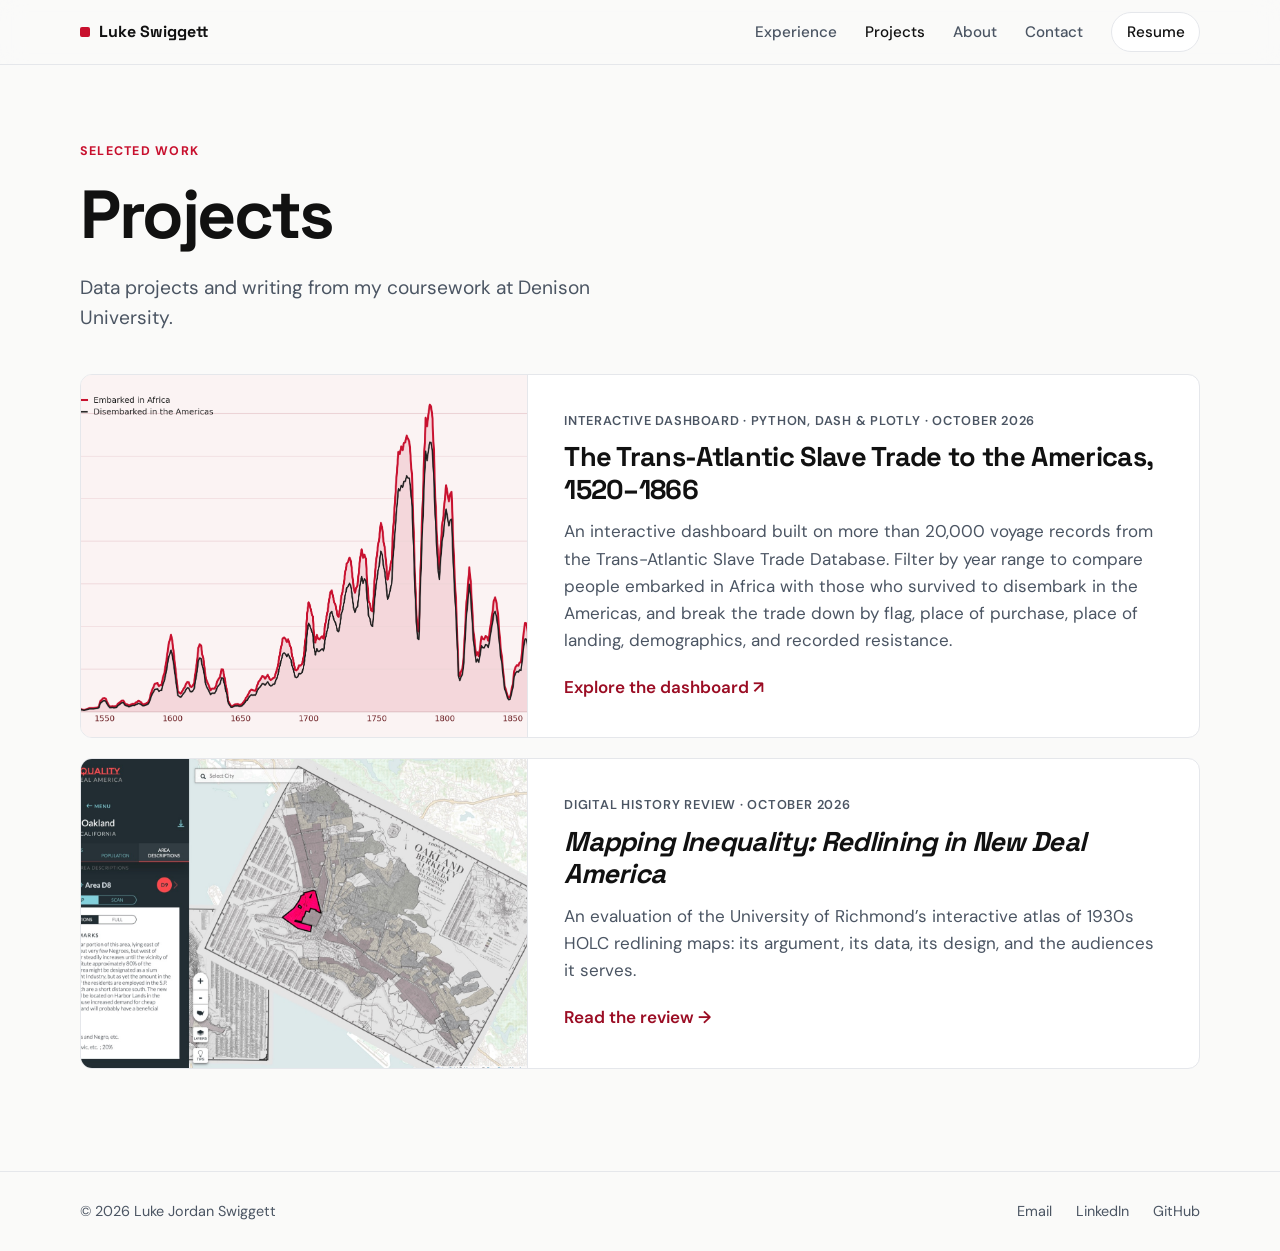
<file: portfolio.html>
<!DOCTYPE html>
<html lang="en">
<head>
	<meta charset="UTF-8">
	<meta name="viewport" content="width=device-width, initial-scale=1.0">
	<title>Projects | Luke Jordan Swiggett</title>
	<meta name="description" content="Data projects and writing by Luke Swiggett, including interactive dashboards and digital history reviews.">
	<meta property="og:title" content="Projects | Luke Jordan Swiggett">
	<meta property="og:description" content="Data projects and writing from Denison University coursework.">
	<meta property="og:type" content="website">
	<meta property="og:image" content="https://lswiggett.github.io/assets/portfolio/slave-trade-dashboard.png">
	<link rel="icon" href="assets/favicon.svg" type="image/svg+xml">
	<link rel="stylesheet" href="style.css">
</head>
<body>
	<header class="site-header">
		<div class="container nav-wrapper">
			<a class="site-title" href="index.html">Luke Swiggett</a>
			<nav class="site-nav" aria-label="Main navigation">
				<a class="nav-hide-sm" href="index.html#experience">Experience</a>
				<a href="portfolio.html" aria-current="page">Projects</a>
				<a class="nav-hide-sm" href="index.html#about">About</a>
				<a href="index.html#contact">Contact</a>
				<a class="nav-resume" href="assets/resume.pdf">Resume</a>
			</nav>
		</div>
	</header>

	<main class="container page-content">
		<section aria-labelledby="portfolio-heading">
			<p class="eyebrow">Selected work</p>
			<h1 id="portfolio-heading">Projects</h1>
			<p class="lead">Data projects and writing from my coursework at Denison University.</p>
			<ul class="project-list">
				<li>
					<a class="project-card" href="https://slave-trade-voyages-analysis.onrender.com/" target="_blank" rel="noopener">
						<div class="project-thumb">
							<img src="assets/portfolio/slave-trade-dashboard.png" alt="" loading="lazy">
						</div>
						<div class="project-body">
							<p class="project-meta">Interactive dashboard · Python, Dash &amp; Plotly · October 2026</p>
							<h2 class="project-title">The Trans-Atlantic Slave Trade to the Americas, 1520–1866</h2>
							<p class="project-summary">An interactive dashboard built on more than 20,000 voyage records from the Trans-Atlantic Slave Trade Database. Filter by year range to compare people embarked in Africa with those who survived to disembark in the Americas, and break the trade down by flag, place of purchase, place of landing, demographics, and recorded resistance.</p>
							<span class="project-cta">Explore the dashboard <span aria-hidden="true">↗</span></span>
						</div>
					</a>
				</li>
				<li>
					<a class="project-card" href="reviews/mapping-inequality/index.html">
						<div class="project-thumb">
							<img src="reviews/mapping-inequality/images/figure2b.jpg" alt="" loading="lazy">
						</div>
						<div class="project-body">
							<p class="project-meta">Digital history review · October 2026</p>
							<h2 class="project-title"><em>Mapping Inequality: Redlining in New Deal America</em></h2>
							<p class="project-summary">An evaluation of the University of Richmond’s interactive atlas of 1930s HOLC redlining maps: its argument, its data, its design, and the audiences it serves.</p>
							<span class="project-cta">Read the review <span aria-hidden="true">→</span></span>
						</div>
					</a>
				</li>
			</ul>
		</section>
	</main>

	<footer class="site-footer">
		<div class="container footer-inner">
			<p>&copy; 2026 Luke Jordan Swiggett</p>
			<div class="footer-links">
				<a href="mailto:swigge_l2@denison.edu">Email</a>
				<a href="https://www.linkedin.com/in/lukeswiggett" target="_blank" rel="noopener">LinkedIn</a>
				<a href="https://github.com/lswiggett" target="_blank" rel="noopener">GitHub</a>
			</div>
		</div>
	</footer>
</body>
</html>
</file>
<file: style.css>
@import url('https://fonts.googleapis.com/css2?family=DM+Sans:opsz,wght@9..40,400;9..40,500;9..40,700&family=Space+Grotesk:wght@500;600;700&display=swap');

:root {
	--bg: #fafaf9;
	--surface: #fff;
	--surface-2: #f3f3f1;
	--ink: #111;
	--ink-2: #4b5563;
	--line: #e5e7eb;
	--accent: #c8102e;
	--accent-ink: #9b0d24;
	--radius: 12px;
	--max-width: 1120px;
	--section-pad: clamp(4rem, 8vw, 7rem);
}

* {
	box-sizing: border-box;
}

html {
	scroll-behavior: smooth;
	scroll-padding-top: 80px;
}

body {
	min-height: 100vh;
	margin: 0;
	color: var(--ink);
	background: var(--bg);
	font-family: 'DM Sans', sans-serif;
	font-size: 1.0625rem;
	line-height: 1.6;
	-webkit-font-smoothing: antialiased;
}

img {
	max-width: 100%;
}

a {
	color: var(--accent-ink);
	text-underline-offset: 3px;
}

:focus-visible {
	outline: 2px solid var(--accent);
	outline-offset: 3px;
	border-radius: 4px;
}

.container {
	width: min(calc(100% - 2.5rem), var(--max-width));
	margin: 0 auto;
}

/* Header */

.site-header {
	position: sticky;
	top: 0;
	z-index: 10;
	border-bottom: 1px solid var(--line);
	background: rgba(250, 250, 249, 0.85);
	backdrop-filter: saturate(180%) blur(12px);
	-webkit-backdrop-filter: saturate(180%) blur(12px);
}

.nav-wrapper {
	display: flex;
	align-items: center;
	justify-content: space-between;
	min-height: 64px;
	gap: 1rem;
}

.site-title {
	display: inline-flex;
	align-items: center;
	gap: 0.6rem;
	color: var(--ink);
	font-family: 'Space Grotesk', sans-serif;
	font-size: 1rem;
	font-weight: 700;
	text-decoration: none;
}

.site-title::before {
	content: "";
	width: 0.6rem;
	height: 0.6rem;
	border-radius: 2px;
	background: var(--accent);
}

.site-nav {
	display: flex;
	align-items: center;
	gap: 1.75rem;
}

.site-nav a {
	color: var(--ink-2);
	font-size: 0.95rem;
	font-weight: 500;
	text-decoration: none;
	transition: color 0.15s ease;
}

.site-nav a:hover,
.site-nav a[aria-current="page"] {
	color: var(--ink);
}

.site-nav .nav-resume {
	padding: 0.4rem 0.9rem;
	border: 1px solid var(--line);
	border-radius: 999px;
	background: var(--surface);
	color: var(--ink);
}

.site-nav .nav-resume:hover {
	border-color: var(--ink);
}

/* Type */

.eyebrow {
	margin: 0 0 1rem;
	color: var(--accent);
	font-size: 0.78rem;
	font-weight: 700;
	letter-spacing: 0.1em;
	text-transform: uppercase;
}

h1,
h2,
h3 {
	font-family: 'Space Grotesk', sans-serif;
	letter-spacing: -0.025em;
	line-height: 1.1;
}

h1 {
	margin: 0 0 1.25rem;
	font-size: clamp(2.5rem, 5.5vw, 4.25rem);
	letter-spacing: -0.035em;
}

h2 {
	margin: 0;
	font-size: clamp(1.9rem, 3.5vw, 2.6rem);
}

h3 {
	margin: 0;
	font-size: 1.2rem;
}

.lead {
	max-width: 36rem;
	margin: 0 0 2rem;
	color: var(--ink-2);
	font-size: 1.2rem;
}

/* Buttons */

.actions {
	display: flex;
	flex-wrap: wrap;
	gap: 0.75rem;
	align-items: center;
}

.button {
	display: inline-flex;
	align-items: center;
	gap: 0.4rem;
	padding: 0.75rem 1.25rem;
	border: 1px solid var(--line);
	border-radius: 999px;
	background: var(--surface);
	color: var(--ink);
	font-weight: 600;
	font-size: 0.95rem;
	text-decoration: none;
	transition: background 0.15s ease, border-color 0.15s ease, color 0.15s ease;
}

.button:hover {
	border-color: var(--ink);
}

.button-primary {
	border-color: var(--accent);
	background: var(--accent);
	color: #fff;
}

.button-primary:hover {
	border-color: var(--accent-ink);
	background: var(--accent-ink);
}

.text-link {
	color: var(--accent-ink);
	font-weight: 600;
	text-decoration: none;
}

.text-link:hover {
	text-decoration: underline;
}

/* Sections */

.section {
	padding: var(--section-pad) 0;
	border-top: 1px solid var(--line);
}

.section-head {
	display: flex;
	align-items: end;
	justify-content: space-between;
	gap: 1rem;
	margin-bottom: 2.5rem;
}

.section-head .eyebrow {
	margin-bottom: 0.6rem;
}

/* Hero */

.hero {
	display: grid;
	grid-template-columns: minmax(0, 1fr) minmax(0, 340px);
	gap: clamp(2rem, 6vw, 5rem);
	align-items: center;
	padding: clamp(3.5rem, 8vw, 6.5rem) 0 clamp(3rem, 6vw, 4.5rem);
}

.hero-photo {
	margin: 0;
}

.hero-photo img {
	display: block;
	width: 100%;
	height: auto;
	aspect-ratio: 4 / 5;
	object-fit: cover;
	border-radius: var(--radius);
	background: var(--surface-2);
}

/* Stats */

.stats {
	display: grid;
	grid-template-columns: repeat(4, minmax(0, 1fr));
	margin: 0 0 var(--section-pad);
	padding: 0;
	border: 1px solid var(--line);
	border-radius: var(--radius);
	background: var(--surface);
	list-style: none;
}

.stats li {
	padding: 1.5rem 1.5rem 1.4rem;
}

.stats li + li {
	border-left: 1px solid var(--line);
}

.stat-value {
	display: block;
	color: var(--accent);
	font-family: 'Space Grotesk', sans-serif;
	font-size: clamp(1.75rem, 3vw, 2.25rem);
	font-weight: 600;
	font-variant-numeric: tabular-nums;
	letter-spacing: -0.03em;
	line-height: 1.1;
}

.stat-label {
	display: block;
	margin-top: 0.35rem;
	color: var(--ink-2);
	font-size: 0.9rem;
	line-height: 1.4;
}

/* Experience timeline */

.timeline {
	margin: 0;
	padding: 0;
	list-style: none;
}

.timeline > li {
	position: relative;
	display: grid;
	grid-template-columns: 11rem minmax(0, 1fr);
	gap: 2rem;
	padding: 0 0 2.75rem;
}

.timeline > li:last-child {
	padding-bottom: 0;
}

.timeline-date {
	padding-top: 0.15rem;
	color: var(--ink-2);
	font-size: 0.9rem;
	font-variant-numeric: tabular-nums;
}

.timeline-body {
	position: relative;
	padding-left: 2rem;
	border-left: 1px solid var(--line);
}

.timeline-body::before {
	content: "";
	position: absolute;
	top: 0.45rem;
	left: -5px;
	width: 9px;
	height: 9px;
	border-radius: 50%;
	background: var(--accent);
	box-shadow: 0 0 0 4px var(--bg);
}

.timeline-org {
	margin: 0 0 0.2rem;
}

.timeline-role {
	margin: 0 0 0.85rem;
	color: var(--ink-2);
	font-size: 0.98rem;
}

.timeline-role strong {
	color: var(--ink);
	font-weight: 600;
}

.timeline ul {
	margin: 0;
	padding-left: 1.1rem;
}

.timeline ul li + li {
	margin-top: 0.4rem;
}

.timeline-sub + .timeline-sub {
	margin-top: 1.5rem;
}

.timeline-sub .timeline-role {
	margin-bottom: 0.5rem;
}

/* Project cards */

.project-list {
	display: grid;
	gap: 1.25rem;
	margin: 0;
	padding: 0;
	list-style: none;
}

.project-card {
	display: grid;
	grid-template-columns: minmax(0, 2fr) minmax(0, 3fr);
	overflow: hidden;
	border: 1px solid var(--line);
	border-radius: var(--radius);
	background: var(--surface);
	color: var(--ink);
	text-decoration: none;
	transition: box-shadow 0.25s ease, border-color 0.25s ease;
}

.project-card:hover {
	border-color: #d1d5db;
	box-shadow: 0 12px 32px rgba(17, 17, 17, 0.08);
}

.project-thumb {
	min-height: 240px;
	border-right: 1px solid var(--line);
	background: var(--surface-2);
}

.project-thumb img {
	display: block;
	width: 100%;
	height: 100%;
	object-fit: cover;
	object-position: 70% 45%;
	transition: transform 0.4s ease;
}

.project-card:hover .project-thumb img {
	transform: scale(1.03);
}

.project-body {
	display: flex;
	flex-direction: column;
	justify-content: center;
	padding: clamp(1.5rem, 3vw, 2.25rem);
}

.project-meta {
	margin: 0 0 0.6rem;
	color: var(--ink-2);
	font-size: 0.8rem;
	font-weight: 600;
	letter-spacing: 0.06em;
	text-transform: uppercase;
}

.project-title {
	margin: 0 0 0.75rem;
	font-size: clamp(1.3rem, 2.4vw, 1.7rem);
	line-height: 1.2;
}

.project-summary {
	margin: 0 0 1.25rem;
	color: var(--ink-2);
}

.project-cta {
	color: var(--accent-ink);
	font-weight: 600;
}

.project-cta span {
	display: inline-block;
	transition: transform 0.2s ease;
}

.project-card:hover .project-cta span {
	transform: translateX(4px);
}

/* Skills */

.skill-groups {
	display: grid;
	grid-template-columns: repeat(3, minmax(0, 1fr));
	gap: 1.25rem;
}

.skill-group {
	padding: 1.5rem;
	border: 1px solid var(--line);
	border-radius: var(--radius);
	background: var(--surface);
}

.skill-group h3 {
	margin-bottom: 0.4rem;
	font-size: 1.05rem;
}

.skill-group p {
	margin: 0 0 1rem;
	color: var(--ink-2);
	font-size: 0.95rem;
}

.tags {
	display: flex;
	flex-wrap: wrap;
	gap: 0.45rem;
	margin: 0;
	padding: 0;
	list-style: none;
}

.tags li {
	padding: 0.25rem 0.7rem;
	border-radius: 999px;
	background: var(--surface-2);
	font-size: 0.88rem;
	font-weight: 500;
}

/* Beyond the office */

.about-grid {
	display: grid;
	grid-template-columns: minmax(0, 1.4fr) minmax(0, 1fr);
	gap: 1.25rem;
}

.about-card {
	overflow: hidden;
	border: 1px solid var(--line);
	border-radius: var(--radius);
	background: var(--surface);
}

.about-card img {
	display: block;
	width: 100%;
	height: auto;
	aspect-ratio: 3 / 2;
	object-fit: cover;
}

.about-card-body {
	padding: 1.5rem;
}

.about-card .eyebrow {
	margin-bottom: 0.5rem;
}

.about-card h3 {
	margin-bottom: 0.6rem;
}

.about-card p:last-child {
	margin-bottom: 0;
	color: var(--ink-2);
}

.about-side {
	display: grid;
	gap: 1.25rem;
	align-content: start;
}

.about-side .about-card {
	height: 100%;
}

/* Contact */

.contact {
	text-align: center;
}

.contact h2 {
	margin-bottom: 1rem;
}

.contact .lead {
	margin-right: auto;
	margin-left: auto;
}

.contact .actions {
	justify-content: center;
}

/* Sub pages */

.page-content {
	padding: clamp(3rem, 6vw, 5rem) 0 var(--section-pad);
}

.page-content .project-list {
	margin-top: 2.5rem;
}

/* Footer */

.site-footer {
	border-top: 1px solid var(--line);
	color: var(--ink-2);
	font-size: 0.9rem;
}

.footer-inner {
	display: flex;
	flex-wrap: wrap;
	align-items: center;
	justify-content: space-between;
	gap: 1rem;
	padding: 1.75rem 0;
}

.footer-inner p {
	margin: 0;
}

.footer-links {
	display: flex;
	gap: 1.5rem;
}

.footer-links a {
	color: var(--ink-2);
	text-decoration: none;
}

.footer-links a:hover {
	color: var(--ink);
}

/* Responsive */

@media (max-width: 900px) {
	.stats {
		grid-template-columns: repeat(2, minmax(0, 1fr));
	}

	.stats li:nth-child(3) {
		border-left: 0;
	}

	.stats li:nth-child(n + 3) {
		border-top: 1px solid var(--line);
	}

	.skill-groups,
	.about-grid {
		grid-template-columns: 1fr;
	}
}

@media (max-width: 760px) {
	.container {
		width: min(calc(100% - 2rem), var(--max-width));
	}

	.site-nav {
		gap: 1rem;
	}

	.site-nav .nav-hide-sm {
		display: none;
	}

	.hero {
		grid-template-columns: 1fr;
	}

	.hero-photo {
		order: -1;
		max-width: 220px;
	}

	.section-head {
		display: block;
	}

	.section-head .text-link {
		display: inline-block;
		margin-top: 1rem;
	}

	.timeline > li {
		grid-template-columns: 1fr;
		gap: 0.25rem;
		padding-left: 1.5rem;
		border-left: 1px solid var(--line);
	}

	.timeline > li::before {
		content: "";
		position: absolute;
		top: 0.5rem;
		left: -5px;
		width: 9px;
		height: 9px;
		border-radius: 50%;
		background: var(--accent);
		box-shadow: 0 0 0 4px var(--bg);
	}

	.timeline-body {
		padding-left: 0;
		border-left: 0;
	}

	.timeline-body::before {
		display: none;
	}

	.project-card {
		grid-template-columns: 1fr;
	}

	.project-thumb {
		min-height: 0;
		aspect-ratio: 16 / 9;
		border-right: 0;
		border-bottom: 1px solid var(--line);
	}
}

@media (max-width: 420px) {
	.stats {
		grid-template-columns: 1fr;
	}

	.stats li + li {
		border-top: 1px solid var(--line);
		border-left: 0;
	}
}

@media (prefers-reduced-motion: reduce) {
	html {
		scroll-behavior: auto;
	}

	*,
	*::before,
	*::after {
		transition: none !important;
	}
}
</file>
<file: reviews/review.css>
/* Styles for published notebook reviews (layered on top of style.css) */

.review article {
	max-width: 70ch;
	margin: 0 auto;
	padding: 0;
	font-size: 1.075rem;
	line-height: 1.75;
}

/* Strip Jupyter's cell chrome */
.review .jp-Cell,
.review .jp-Cell-inputWrapper,
.review .jp-InputArea,
.review .jp-RenderedHTMLCommon {
	display: block;
	margin: 0;
	padding: 0;
}

.review .jp-Collapser,
.review .jp-InputPrompt,
.review .anchor-link {
	display: none;
}

/* Citation header */
.review-header {
	margin-bottom: 3rem;
	padding-bottom: 2rem;
	border-bottom: 1px solid var(--line);
}

.review-kicker {
	margin: 0 0 0.75rem;
	color: var(--accent);
	font-family: 'Space Grotesk', sans-serif;
	font-size: 0.85rem;
	font-weight: 600;
	letter-spacing: 0.12em;
	text-transform: uppercase;
}

.review .review-header h1 {
	margin: 0 0 1.75rem;
	font-family: 'Space Grotesk', sans-serif;
	font-size: clamp(2rem, 5vw, 3.1rem);
	line-height: 1.12;
}

.review-meta {
	display: grid;
	grid-template-columns: max-content 1fr;
	gap: 0.4rem 1.25rem;
	margin: 0 0 1.5rem;
	padding: 1.25rem 1.5rem;
	border-left: 3px solid var(--accent);
	background: var(--surface-2);
	border-radius: 0 var(--radius) var(--radius) 0;
	font-size: 0.95rem;
	line-height: 1.5;
}

.review-meta dt {
	color: var(--ink-2);
	font-weight: 700;
}

.review-meta dd {
	margin: 0;
}

.review-byline {
	margin: 0;
	color: var(--ink-2);
	font-style: italic;
}

/* Body text */
.review h2 {
	margin: 3rem 0 1rem;
	color: var(--accent-ink);
	font-family: 'Space Grotesk', sans-serif;
	font-size: 1.6rem;
}

.review p {
	margin: 0 0 1.25rem;
}

.review a {
	color: var(--accent-ink);
	text-underline-offset: 2px;
	overflow-wrap: anywhere;
}

/* Figures */
.review figure {
	margin: 2rem 0 2.5rem;
}

.review figure img {
	display: block;
	width: 100%;
	height: auto;
	border: 1px solid var(--line);
	border-radius: 8px;
	box-shadow: 0 6px 24px rgba(31, 31, 31, 0.08);
}

.review figure img[src$="figure4.jpg"] {
	max-width: 420px;
	margin: 0 auto;
}

.review figcaption {
	margin-top: 0.75rem;
	color: var(--ink-2);
	font-size: 0.9rem;
	line-height: 1.5;
}

/* Works cited: Chicago hanging indent */
.review .citation {
	padding-left: 2rem;
	text-indent: -2rem;
}

@media (max-width: 700px) {
	.review article {
		padding-top: 2rem;
		font-size: 1rem;
	}

	.review-meta {
		grid-template-columns: 1fr;
		gap: 0;
		padding: 1rem;
	}

	.review-meta dd {
		margin-bottom: 0.6rem;
	}
}
</file>
